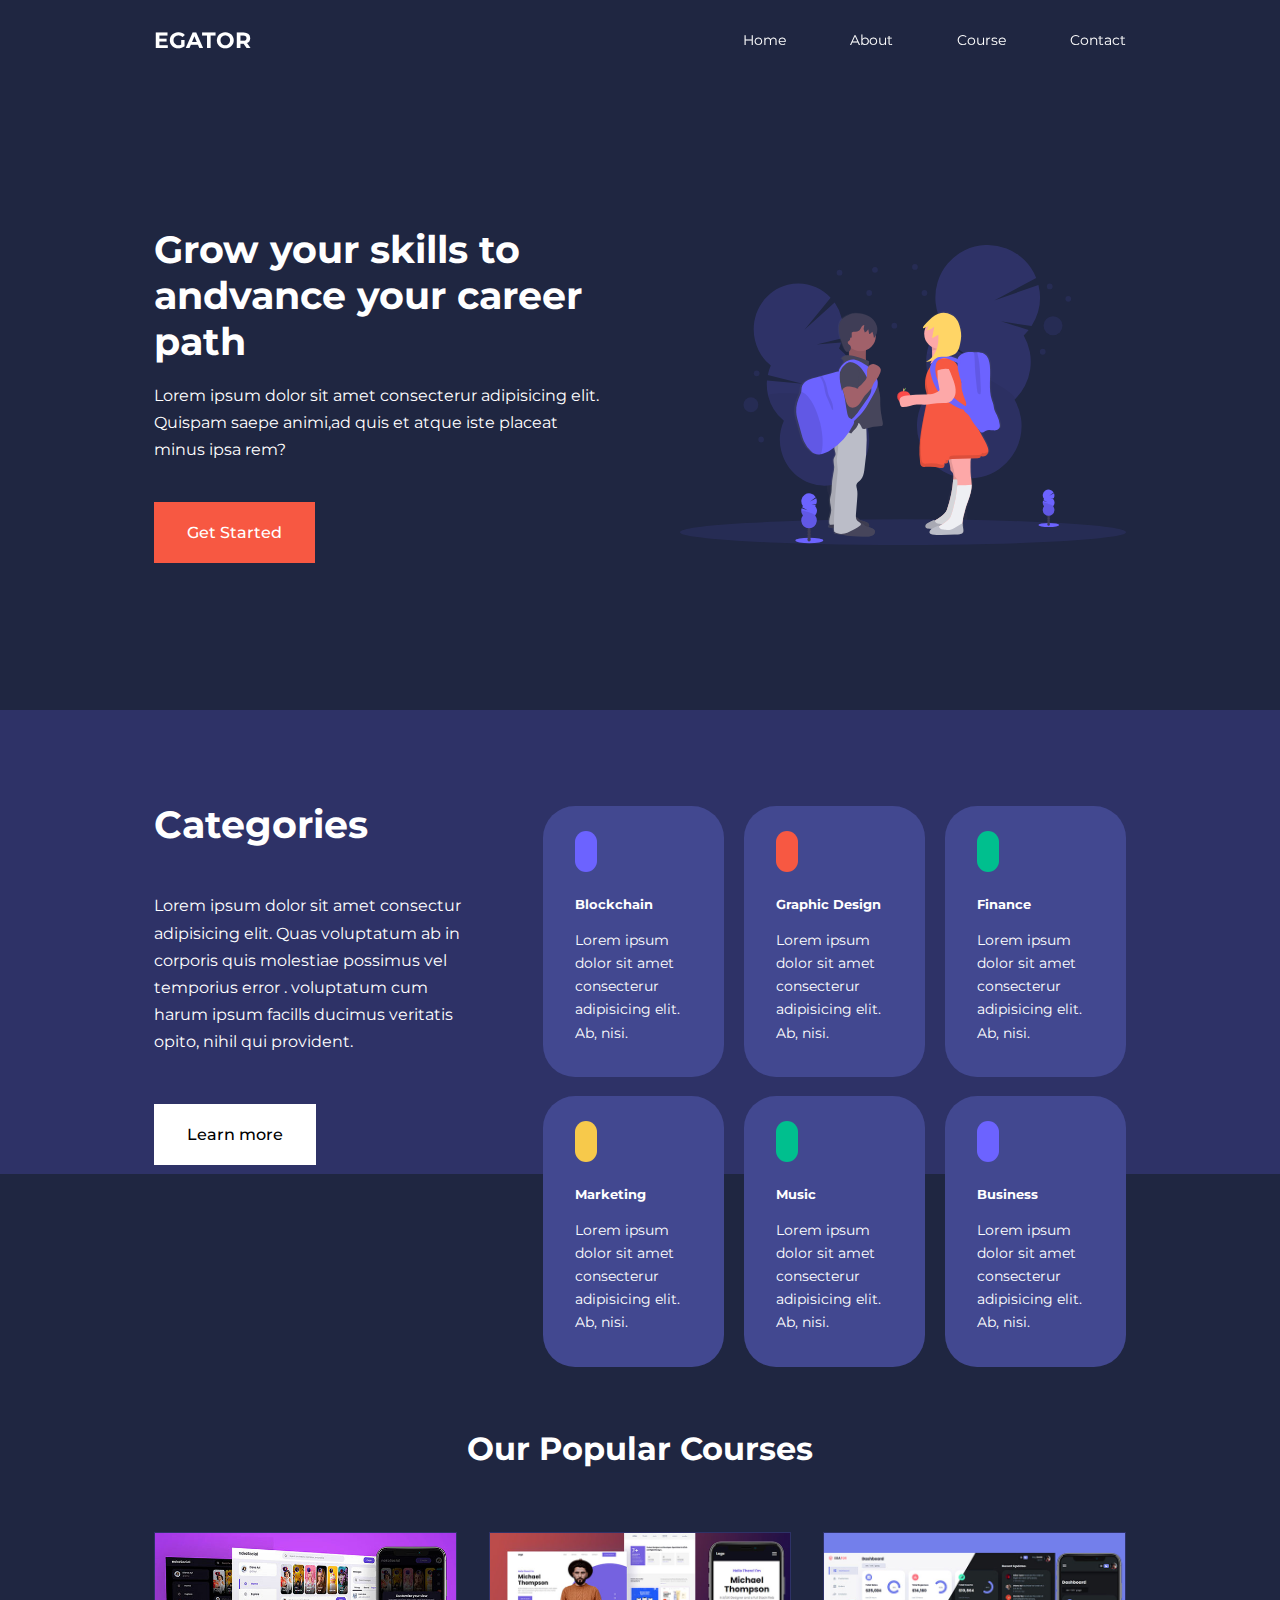
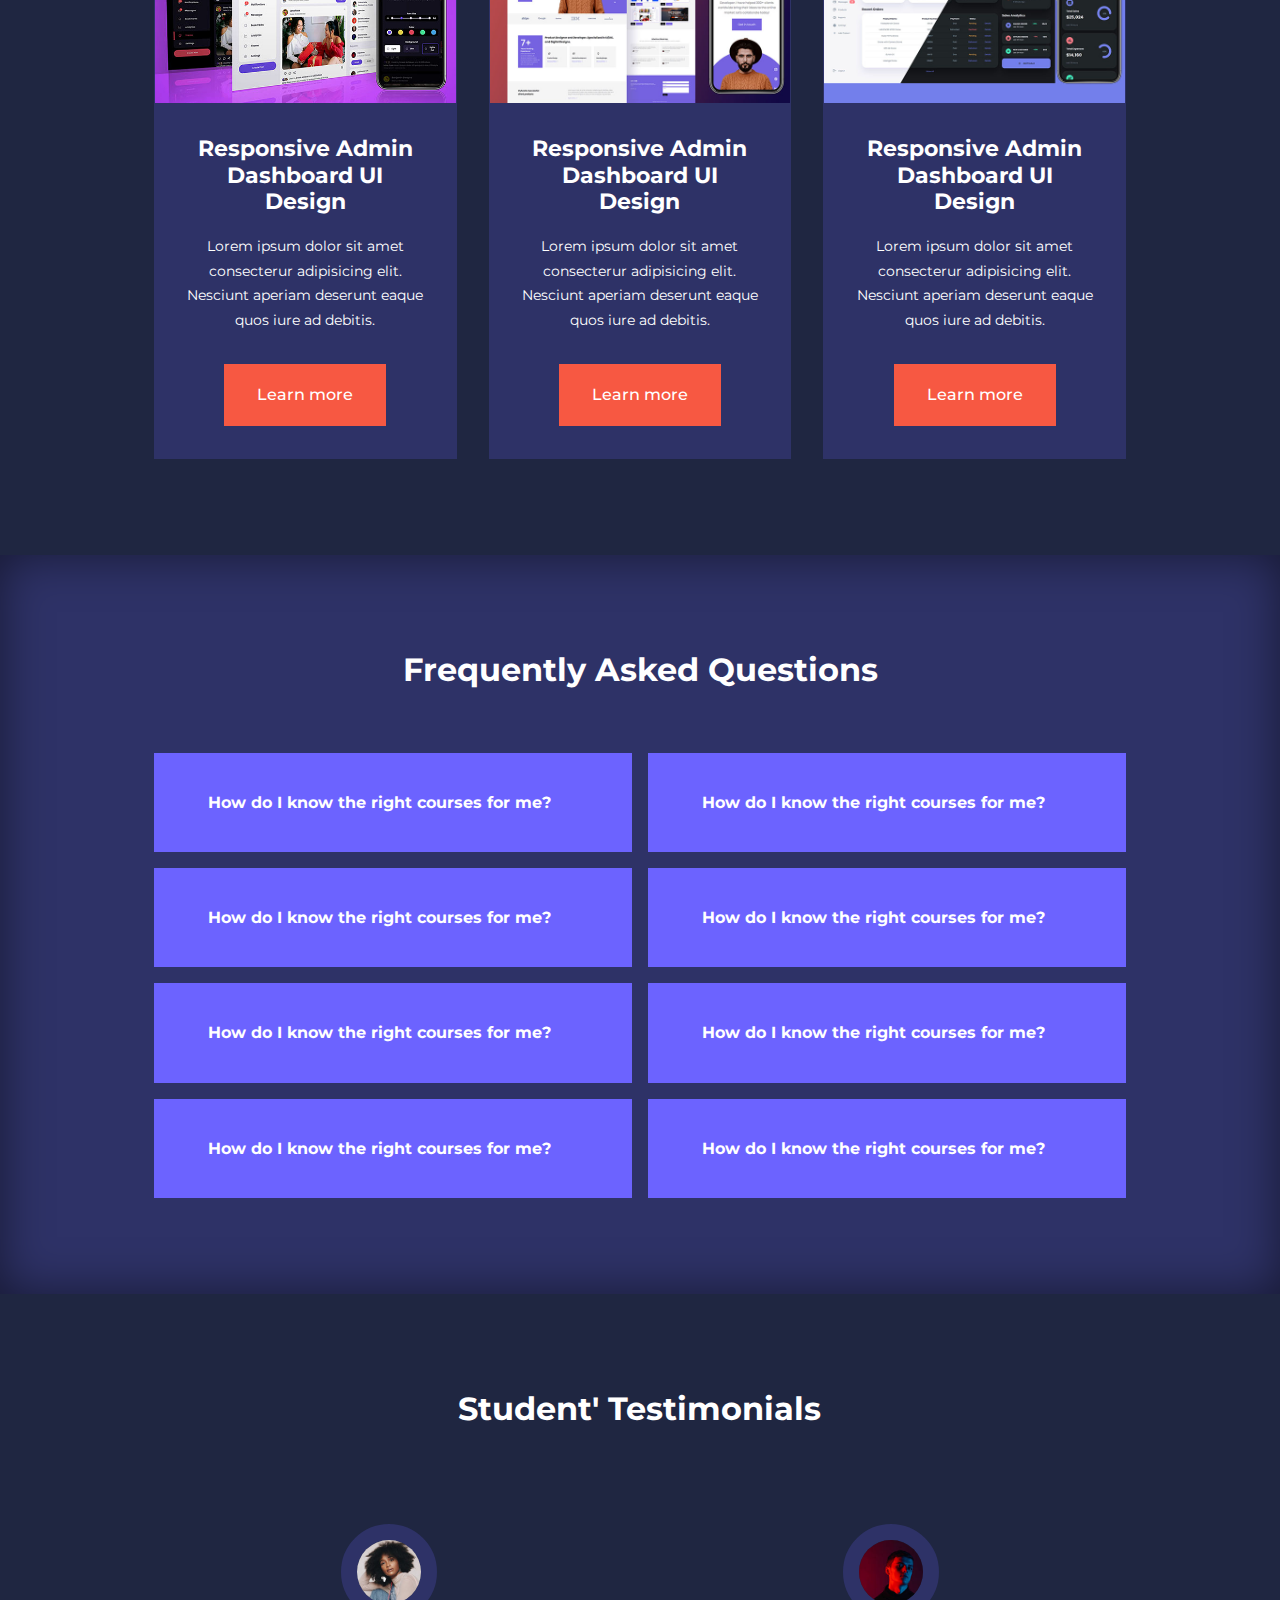
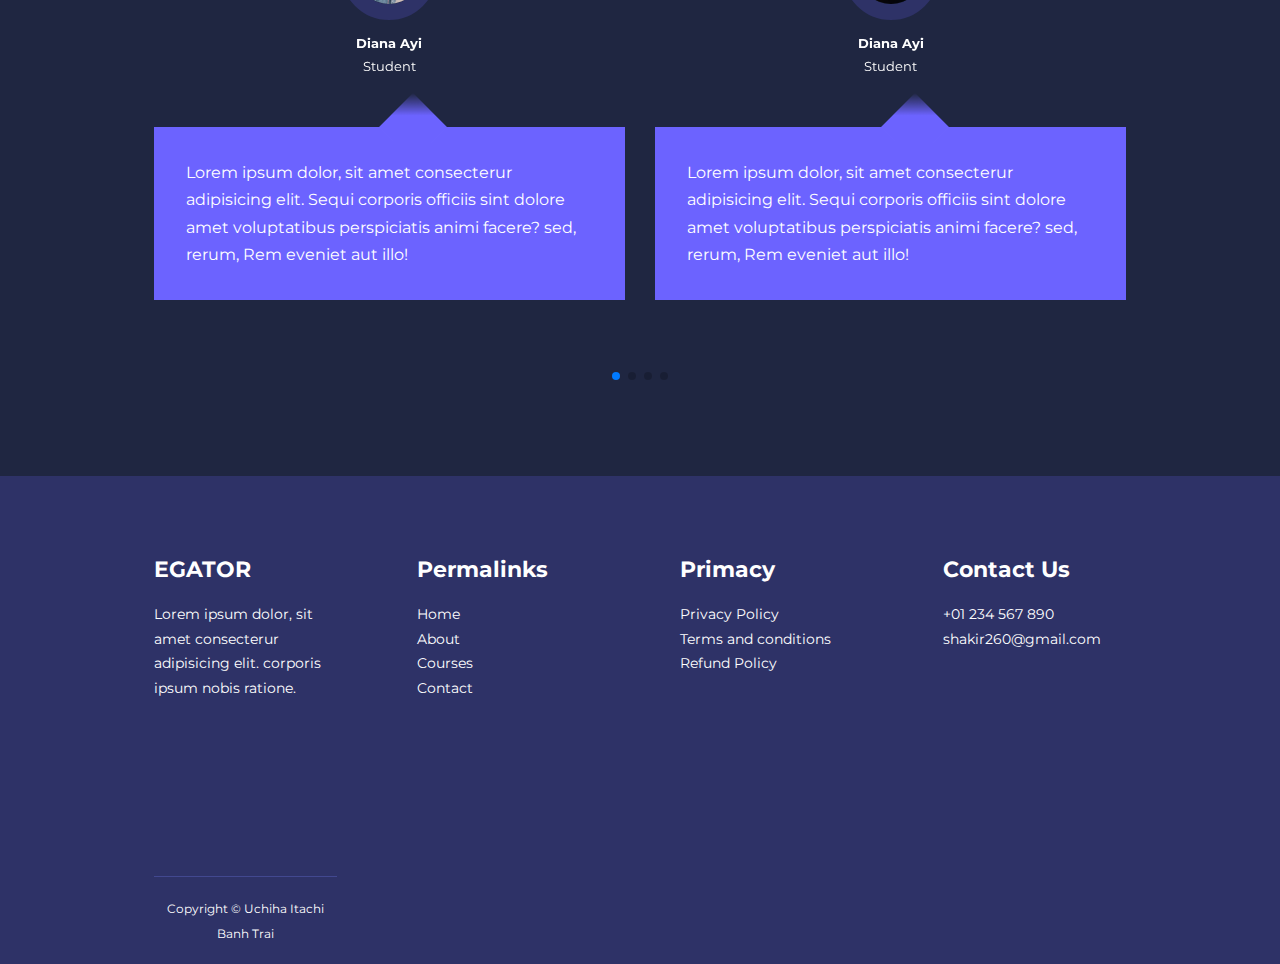
<file: responsive multipage/index.html>
<!DOCTYPE html>
<html lang="en">

<head>
    <meta charset="UTF-8">
    <meta http-equiv="X-UA-Compatible" content="IE=edge">
    <meta name="viewport" content="width=device-width, initial-scale=1.0">
    <title>Responsive Multipage</title>
    <link rel="stylesheet" href="./css/style.css">

    <!--iconscount-->
    <link rel="stylesheet" href="https://unicons.iconscout.com/release/v4.0.0/css/line.css">
    <!--Font Montserat-->
    <link rel="preconnect" href="https://fonts.googleapis.com">
    <link rel="preconnect" href="https://fonts.gstatic.com" crossorigin>
    <link
        href="https://fonts.googleapis.com/css2?family=Montserrat:wght@300;400;500;600;700;800&family=Poppins:wght@300;400;500;600;700&display=swap"
        rel="stylesheet">
    <!--Swiperjs-->
    <link rel="stylesheet" href="https://cdn.jsdelivr.net/npm/swiper@9/swiper-bundle.min.css"/>
</head>

<body>
    <nav>
        <div class="container nav__container">
            <a href="index.html">
                <h4>EGATOR</h4>
            </a>
            <ul class="nav__menu">
                <li><a href="index.html">Home</a></li>
                <li><a href="about.html">About</a></li>
                <li><a href="course.html">Course</a></li>
                <li><a href="contact.html">Contact</a></li>
            </ul>
            <button id="open-menu-btn"><i class="uil uil-bars"></i></button>
            <button id="close-menu-btn"><i class="uil uil-multiply"></i></button>
        </div>
    </nav>

    <!--End Of Navbar-->

    <header>
        <div class="container header__container">
            <div class="header__left">
                <h1>Grow your skills to andvance your career path</h1>
                <p>
                    Lorem ipsum dolor sit amet consecterur adipisicing
                    elit. Quispam saepe animi,ad quis et atque iste placeat minus
                    ipsa rem?
                </p>
                <a href="course.html" class="btn btn-primary">Get Started</a>
            </div>
            <div class="header__right">
                <div class="header__right-image">
                    <img src="./images/header.svg">
                </div>
            </div>
        </div>
    </header>
    <!---End Of Header-->



    <section class="categories">
        <div class="container categories__container">
            <div class="categories__left">
                <h1>Categories</h1>
                <p>
                    Lorem ipsum dolor sit amet consectur adipisicing elit. Quas voluptatum ab in corporis quis molestiae
                    possimus vel temporius error . voluptatum cum harum ipsum facills ducimus veritatis opito, nihil qui
                    provident.
                </p>
                <a href="#" class="btn">Learn more</a>
            </div>
            <!--End of Categories Left-->
            <div class="categories__right">
                <!--1-->
                <article class="category">
                    <span class="category__icon"><i class="uil uil-bitcoin-circle"></i></span>
                    <h5>Blockchain</h5>
                    <p>Lorem ipsum dolor sit amet consecterur adipisicing elit. Ab, nisi.</p>
                </article>
                <!--2-->
                <article class="category">
                    <span class="category__icon"><i class="uil uil-palette"></i></span>
                    <h5>Graphic Design</h5>
                    <p>Lorem ipsum dolor sit amet consecterur adipisicing elit. Ab, nisi.</p>
                </article>
                <!--3-->
                <article class="category">
                    <span class="category__icon"><i class="uil uil-usd-circle"></i></span>
                    <h5>Finance</h5>
                    <p>Lorem ipsum dolor sit amet consecterur adipisicing elit. Ab, nisi.</p>
                </article>
                <!--4-->
                <article class="category">
                    <span class="category__icon"><i class="uil uil-megaphone"></i></span>
                    <h5>Marketing</h5>
                    <p>Lorem ipsum dolor sit amet consecterur adipisicing elit. Ab, nisi.</p>
                </article>
                <!--5-->
                <article class="category">
                    <span class="category__icon"><i class="uil uil-music"></i></span>
                    <h5>Music</h5>
                    <p>Lorem ipsum dolor sit amet consecterur adipisicing elit. Ab, nisi.</p>
                </article>
                <!--6-->
                <article class="category">
                    <span class="category__icon"><i class="uil uil-puzzle-piece"></i></span>
                    <h5>Business</h5>
                    <p>Lorem ipsum dolor sit amet consecterur adipisicing elit. Ab, nisi.</p>
                </article>
            </div>
        </div>
    </section>



    <section class="courses">
        <h2>Our Popular Courses</h2>
        <div class="container courses__container">
            <!--1-->
            <article class="course">
                <div class="course__image">
                    <img src="./images/course1.jpg">
                </div>
                <div class="course__info">
                    <h4>Responsive Admin Dashboard UI Design</h4>
                    <p>Lorem ipsum dolor sit amet consecterur adipisicing elit. Nesciunt aperiam
                        deserunt eaque quos iure ad debitis.
                    </p>
                    <a href="course.html" class="btn btn-primary">Learn more</a>
                </div>
            </article>
            <!--2-->
            <article class="course">
                <div class="course__image">
                    <img src="./images/course2.jpg">
                </div>
                <div class="course__info">
                    <h4>Responsive Admin Dashboard UI Design</h4>
                    <p>Lorem ipsum dolor sit amet consecterur adipisicing elit. Nesciunt aperiam
                        deserunt eaque quos iure ad debitis.
                    </p>
                    <a href="course.html" class="btn btn-primary">Learn more</a>
                </div>
            </article>
            <!--3-->
            <article class="course">
                <div class="course__image">
                    <img src="./images/course3.jpg">
                </div>
                <div class="course__info">
                    <h4>Responsive Admin Dashboard UI Design</h4>
                    <p>Lorem ipsum dolor sit amet consecterur adipisicing elit. Nesciunt aperiam
                        deserunt eaque quos iure ad debitis.
                    </p>
                    <a href="course.html" class="btn btn-primary">Learn more</a>
                </div>
            </article>
        </div>
    </section>
    <!------------------------END COURSES--------------------------------------------->


    <section class="faqs">
        <h2>Frequently Asked Questions</h2>
        <div class="container faqs__container">
            <article class="faq">
                <div class="faq__icon">
                    <i class="uil uil-plus"></i>
                </div>
                <div class="question__answer">
                    <h4>How do I know the right courses for me?</h4>
                    <p>
                        Lorem ipsum dolor sit amet consecterur adipisicing elit. Velit laudantium quis qui similique
                        quidem at
                        voluptatum ex. Est dolorum minima dolor aut ut, accusantium vitae architectto aliquid nostrum
                        numquam
                        quibusdam.
                    </p>
                </div>
            </article>

            <article class="faq">
                <div class="faq__icon">
                    <i class="uil uil-plus"></i>
                </div>
                <div class="question__answer">
                    <h4>How do I know the right courses for me?</h4>
                    <p>
                        Lorem ipsum dolor sit amet consecterur adipisicing elit. Velit laudantium quis qui similique
                        quidem at
                        voluptatum ex. Est dolorum minima dolor aut ut, accusantium vitae architectto aliquid nostrum
                        numquam
                        quibusdam.
                    </p>
                </div>
            </article>

            <article class="faq">
                <div class="faq__icon">
                    <i class="uil uil-plus"></i>
                </div>
                <div class="question__answer">
                    <h4>How do I know the right courses for me?</h4>
                    <p>
                        Lorem ipsum dolor sit amet consecterur adipisicing elit. Velit laudantium quis qui similique
                        quidem at
                        voluptatum ex. Est dolorum minima dolor aut ut, accusantium vitae architectto aliquid nostrum
                        numquam
                        quibusdam.
                    </p>
                </div>
            </article>

            <article class="faq">
                <div class="faq__icon">
                    <i class="uil uil-plus"></i>
                </div>
                <div class="question__answer">
                    <h4>How do I know the right courses for me?</h4>
                    <p>
                        Lorem ipsum dolor sit amet consecterur adipisicing elit. Velit laudantium quis qui similique
                        quidem at
                        voluptatum ex. Est dolorum minima dolor aut ut, accusantium vitae architectto aliquid nostrum
                        numquam
                        quibusdam.
                    </p>
                </div>
            </article>

            <article class="faq">
                <div class="faq__icon">
                    <i class="uil uil-plus"></i>
                </div>
                <div class="question__answer">
                    <h4>How do I know the right courses for me?</h4>
                    <p>
                        Lorem ipsum dolor sit amet consecterur adipisicing elit. Velit laudantium quis qui similique
                        quidem at
                        voluptatum ex. Est dolorum minima dolor aut ut, accusantium vitae architectto aliquid nostrum
                        numquam
                        quibusdam.
                    </p>
                </div>
            </article>

            <article class="faq">
                <div class="faq__icon">
                    <i class="uil uil-plus"></i>
                </div>
                <div class="question__answer">
                    <h4>How do I know the right courses for me?</h4>
                    <p>
                        Lorem ipsum dolor sit amet consecterur adipisicing elit. Velit laudantium quis qui similique
                        quidem at
                        voluptatum ex. Est dolorum minima dolor aut ut, accusantium vitae architectto aliquid nostrum
                        numquam
                        quibusdam.
                    </p>
                </div>
            </article>

            <article class="faq">
                <div class="faq__icon">
                    <i class="uil uil-plus"></i>
                </div>
                <div class="question__answer">
                    <h4>How do I know the right courses for me?</h4>
                    <p>
                        Lorem ipsum dolor sit amet consecterur adipisicing elit. Velit laudantium quis qui similique
                        quidem at
                        voluptatum ex. Est dolorum minima dolor aut ut, accusantium vitae architectto aliquid nostrum
                        numquam
                        quibusdam.
                    </p>
                </div>
            </article>

            <article class="faq">
                <div class="faq__icon">
                    <i class="uil uil-plus"></i>
                </div>
                <div class="question__answer">
                    <h4>How do I know the right courses for me?</h4>
                    <p>
                        Lorem ipsum dolor sit amet consecterur adipisicing elit. Velit laudantium quis qui similique
                        quidem at
                        voluptatum ex. Est dolorum minima dolor aut ut, accusantium vitae architectto aliquid nostrum
                        numquam
                        quibusdam.
                    </p>
                </div>
            </article>
        </div>
    </section>

    <!---End Faqs-->



    <section class="container testimonials__container mySwiper">
        <h2>Student' Testimonials</h2>
        <div class="swiper-wrapper">
            <article class="testimonial swiper-slide">
                <div class="avatar">
                    <img src="./images/avatar1.jpg">
                </div>
                <div class="testimonial__info">
                    <h5>Diana Ayi</h5>
                    <small>Student</small>
                </div>
                <div class="testimonial__body">
                    <p>
                        Lorem ipsum dolor, sit amet consecterur adipisicing elit. Sequi corporis officiis sint dolore
                        amet
                        voluptatibus perspiciatis animi facere? sed, rerum, Rem eveniet aut illo!
                    </p>
                </div>
            </article>

            <!--2-->
            <article class="testimonial swiper-slide">
                <div class="avatar">
                    <img src="./images/avatar2.jpg">
                </div>
                <div class="testimonial__info">
                    <h5>Diana Ayi</h5>
                    <small>Student</small>
                </div>
                <div class="testimonial__body">
                    <p>
                        Lorem ipsum dolor, sit amet consecterur adipisicing elit. Sequi corporis officiis sint dolore
                        amet
                        voluptatibus perspiciatis animi facere? sed, rerum, Rem eveniet aut illo!
                    </p>
                </div>
            </article>

            <!--3-->
            <article class="testimonial swiper-slide">
                <div class="avatar">
                    <img src="./images/avatar3.jpg">
                </div>
                <div class="testimonial__info">
                    <h5>Diana Ayi</h5>
                    <small>Student</small>
                </div>
                <div class="testimonial__body">
                    <p>
                        Lorem ipsum dolor, sit amet consecterur adipisicing elit. Sequi corporis officiis sint dolore
                        amet
                        voluptatibus perspiciatis animi facere? sed, rerum, Rem eveniet aut illo!
                    </p>
                </div>
            </article>

            <!--4-->
            <article class="testimonial swiper-slide">
                <div class="avatar">
                    <img src="./images/avatar4.jpg">
                </div>
                <div class="testimonial__info">
                    <h5>Diana Ayi</h5>
                    <small>Student</small>
                </div>
                <div class="testimonial__body">
                    <p>
                        Lorem ipsum dolor, sit amet consecterur adipisicing elit. Sequi corporis officiis sint dolore
                        amet
                        voluptatibus perspiciatis animi facere? sed, rerum, Rem eveniet aut illo!
                    </p>
                </div>
            </article>

            <!--5-->
            <article class="testimonial swiper-slide">
                <div class="avatar">
                    <img src="./images/avatar6.jpg">
                </div>
                <div class="testimonial__info">
                    <h5>Diana Ayi</h5>
                    <small>Student</small>
                </div>
                <div class="testimonial__body">
                    <p>
                        Lorem ipsum dolor, sit amet consecterur adipisicing elit. Sequi corporis officiis sint dolore
                        amet
                        voluptatibus perspiciatis animi facere? sed, rerum, Rem eveniet aut illo!
                    </p>
                </div>
            </article>
        </div>
        <div class="swiper-pagination"></div>
    </section>
    <!---------End Avatar--------->

        <footer class="footer">
            <div class="container footer__container">
                <div class="footer__1">
                    <a href="index.html" class="footer__logo"><h4>EGATOR</h4></a>
                    <p>
                        Lorem ipsum dolor, sit amet consecterur adipisicing elit. corporis ipsum nobis ratione.
                    </p>
                </div>

                <div class="footer__2">
                    <h4>Permalinks</h4>
                    <ul class="permalinks">
                        <li><a href="index.html">Home</a></li>
                        <li><a href="about.html">About</a></li>
                        <li><a href="course.html">Courses</a></li>
                        <li><a href="contact.html">Contact</a></li>
                    </ul>
                </div>

                <div class="footer__3">
                    <h4>Primacy</h4>
                    <ul class="Primacy">
                        <li><a href="#">Privacy Policy</a></li>
                        <li><a href="#">Terms and conditions</a></li>
                        <li><a href="#">Refund Policy</a></li>
                    </ul>
                </div>

                <div class="footer__4">
                    <h4>Contact Us</h4>
                    <div>
                        <p>+01 234 567 890</p>
                        <p>shakir260@gmail.com</p>
                    </div>

                    <ul class="footer__socials">
                        <li><a href="#"><i class="uil uil-facebook-f"></i></a></li>
                        <li><a href="#"><i class="uil uil-instagram-alt"></i></a></li>
                        <li><a href="#"><i class="uil uil-twitter"></i></a></li>
                        <li><a href="#"><i class="uil uil-linkedin-alt"></i></a></li>
                    </ul>
                </div>

                <div class="footer__copyright">
                    <small>Copyright &copy; Uchiha Itachi Banh Trai</small>
                </div>
            </div>
        </footer>


    <script src="https://cdn.jsdelivr.net/npm/swiper@9/swiper-bundle.min.js"></script>
    <script src="./main.js"></script>

    <script>
        var swiper = new Swiper(".mySwiper", {
          slidesPerView: 1,
          spaceBetween: 30,
          pagination: {
            el: ".swiper-pagination",
            clickable: true,
          },

          //when window width=>600px
          breakpoints: {
            600: {
                slidesPerView: 2,
            }
          }
        });
    </script>
</body>

</html>
</file>
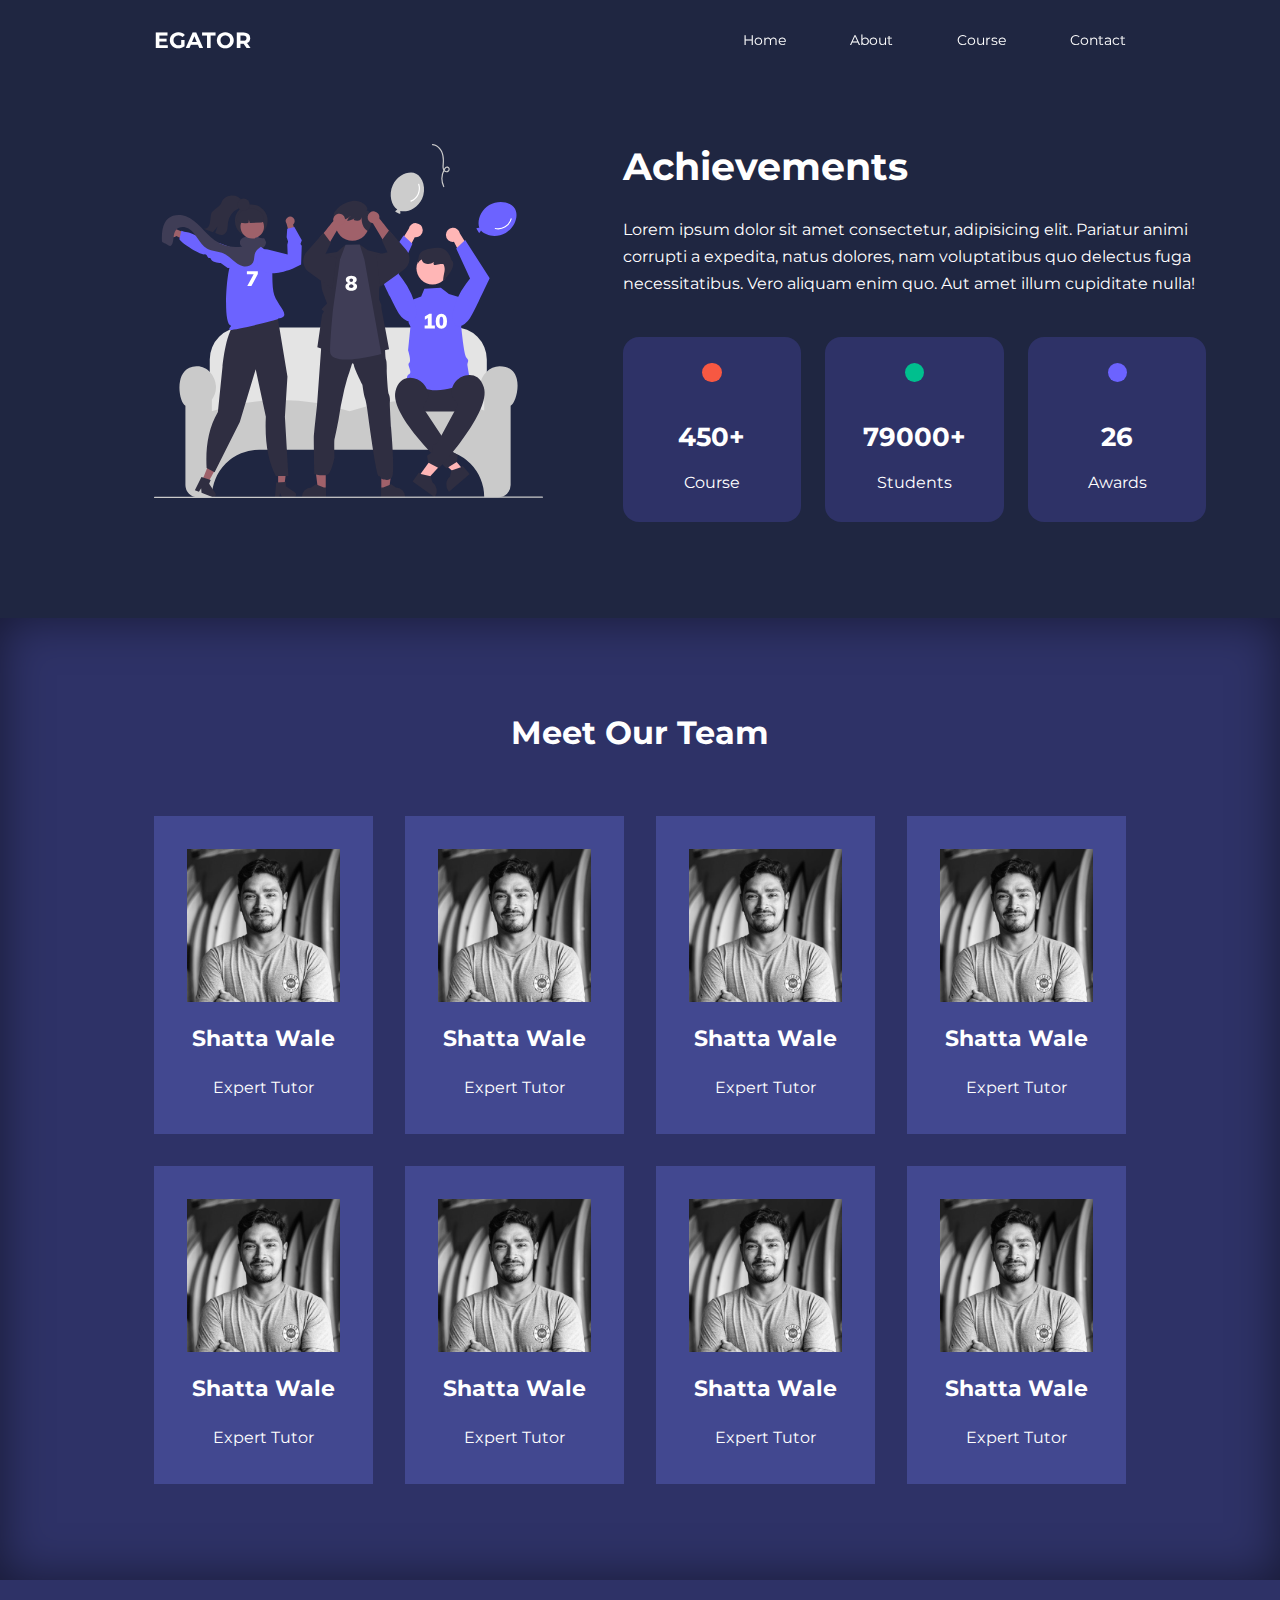
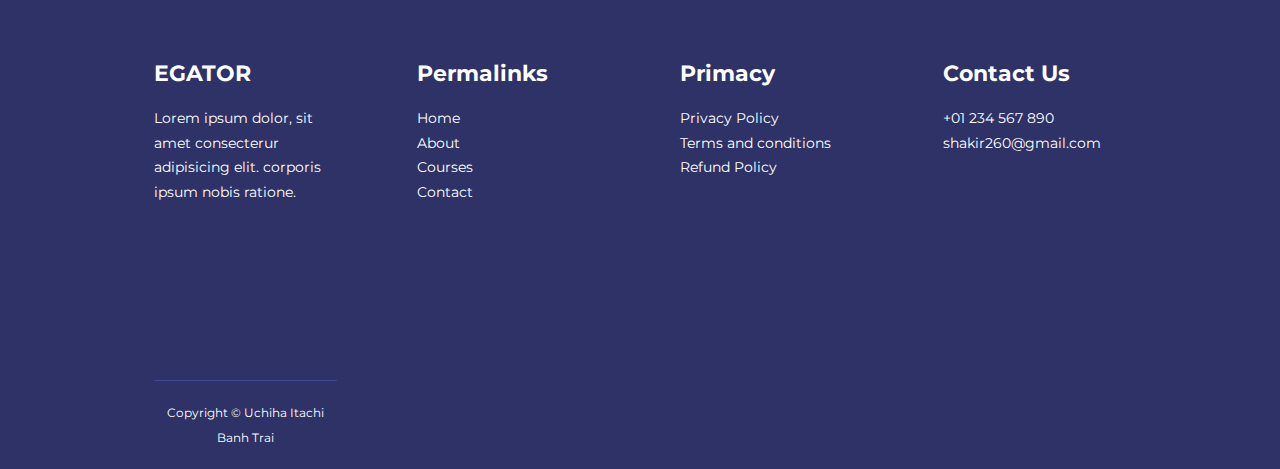
<file: responsive multipage/about.html>
<!DOCTYPE html>
<html lang="en">

<head>
    <meta charset="UTF-8">
    <meta http-equiv="X-UA-Compatible" content="IE=edge">
    <meta name="viewport" content="width=device-width, initial-scale=1.0">
    <title>Responsive Multipage</title>
    <link rel="stylesheet" href="./css/style.css">
    <link rel="stylesheet" href="./css/about.css">

    <!--iconscount-->
    <link rel="stylesheet" href="https://unicons.iconscout.com/release/v4.0.0/css/line.css">
    <!--Font Montserat-->
    <link rel="preconnect" href="https://fonts.googleapis.com">
    <link rel="preconnect" href="https://fonts.gstatic.com" crossorigin>
    <link
        href="https://fonts.googleapis.com/css2?family=Montserrat:wght@300;400;500;600;700;800&family=Poppins:wght@300;400;500;600;700&display=swap"
        rel="stylesheet">
</head>

<body>
    <nav>
        <div class="container nav__container">
            <a href="index.html">
                <h4>EGATOR</h4>
            </a>
            <ul class="nav__menu">
                <li><a href="index.html">Home</a></li>
                <li><a href="about.html">About</a></li>
                <li><a href="course.html">Course</a></li>
                <li><a href="contact.html">Contact</a></li>
            </ul>
            <button id="open-menu-btn"><i class="uil uil-bars"></i></button>
            <button id="close-menu-btn"><i class="uil uil-multiply"></i></button>
        </div>
    </nav>







    <section class="about__achievements">
        <div class="container about__achievements-container">
            <div class="about__achievements-left">
                <img src="./images/about achievements.svg">
            </div>
            <div class="about__achievements-right">
                <h1>Achievements</h1>
                <p>Lorem ipsum dolor sit amet consectetur, adipisicing elit. Pariatur animi corrupti a expedita, natus
                    dolores, nam voluptatibus quo delectus fuga necessitatibus. Vero aliquam enim quo. Aut amet illum
                    cupiditate nulla!</p>
                    <div class="achievements__cards">
                        <article class="achievement__card">
                            <span class="achievement__icon">
                                <i class="uil uil-video"></i>
                            </span>
                            <h3>450+</h3>
                            <p>Course</p>
                        </article>

                        <article class="achievement__card">
                            <span class="achievement__icon">
                                <i class="uil uil-users-alt"></i>
                            </span>
                            <h3>79000+</h3>
                            <p>Students</p>
                        </article>

                        <article class="achievement__card">
                            <span class="achievement__icon">
                                <i class="uil uil-trophy"></i>
                            </span>
                            <h3>26</h3>
                            <p>Awards</p>
                        </article>
                    </div>
            </div>
        </div>
    </section>  




    <section class="team">
        <h2>Meet Our Team</h2>
        <div class="container team__container">
            <article class="team__member">
                <div class="team__member-image">
                    <img src="./images/tm1.jpg">
                </div>
                <div class="team__member-info">
                    <h4>Shatta Wale</h4>
                    <p>Expert Tutor</p>
                </div>
                <div class="team__member-socials">
                    <a href="http://instagram.com" target="_blank"><i class="uil uil-instagram"></i></a>
                    <a href="http://linkedin.com" target="_blank"><i class="uil uil-linkedin-alt"></i></a>
                    <a href="http://twitter.com" target="_blank"><i class="uil uil-twitter-alt"></i></a>
                </div>
            </article>

            <article class="team__member">
                <div class="team__member-image">
                    <img src="./images/tm1.jpg">
                </div>
                <div class="team__member-info">
                    <h4>Shatta Wale</h4>
                    <p>Expert Tutor</p>
                </div>
                <div class="team__member-socials">
                    <a href="http://instagram.com" target="_blank"><i class="uil uil-instagram"></i></a>
                    <a href="http://linkedin.com" target="_blank"><i class="uil uil-linkedin-alt"></i></a>
                    <a href="http://twitter.com" target="_blank"><i class="uil uil-twitter-alt"></i></a>
                </div>
            </article>

            <article class="team__member">
                <div class="team__member-image">
                    <img src="./images/tm1.jpg">
                </div>
                <div class="team__member-info">
                    <h4>Shatta Wale</h4>
                    <p>Expert Tutor</p>
                </div>
                <div class="team__member-socials">
                    <a href="http://instagram.com" target="_blank"><i class="uil uil-instagram"></i></a>
                    <a href="http://linkedin.com" target="_blank"><i class="uil uil-linkedin-alt"></i></a>
                    <a href="http://twitter.com" target="_blank"><i class="uil uil-twitter-alt"></i></a>
                </div>
            </article>

            <article class="team__member">
                <div class="team__member-image">
                    <img src="./images/tm1.jpg">
                </div>
                <div class="team__member-info">
                    <h4>Shatta Wale</h4>
                    <p>Expert Tutor</p>
                </div>
                <div class="team__member-socials">
                    <a href="http://instagram.com" target="_blank"><i class="uil uil-instagram"></i></a>
                    <a href="http://linkedin.com" target="_blank"><i class="uil uil-linkedin-alt"></i></a>
                    <a href="http://twitter.com" target="_blank"><i class="uil uil-twitter-alt"></i></a>
                </div>
            </article>

            <article class="team__member">
                <div class="team__member-image">
                    <img src="./images/tm1.jpg">
                </div>
                <div class="team__member-info">
                    <h4>Shatta Wale</h4>
                    <p>Expert Tutor</p>
                </div>
                <div class="team__member-socials">
                    <a href="http://instagram.com" target="_blank"><i class="uil uil-instagram"></i></a>
                    <a href="http://linkedin.com" target="_blank"><i class="uil uil-linkedin-alt"></i></a>
                    <a href="http://twitter.com" target="_blank"><i class="uil uil-twitter-alt"></i></a>
                </div>
            </article>

            <article class="team__member">
                <div class="team__member-image">
                    <img src="./images/tm1.jpg">
                </div>
                <div class="team__member-info">
                    <h4>Shatta Wale</h4>
                    <p>Expert Tutor</p>
                </div>
                <div class="team__member-socials">
                    <a href="http://instagram.com" target="_blank"><i class="uil uil-instagram"></i></a>
                    <a href="http://linkedin.com" target="_blank"><i class="uil uil-linkedin-alt"></i></a>
                    <a href="http://twitter.com" target="_blank"><i class="uil uil-twitter-alt"></i></a>
                </div>
            </article>

            <article class="team__member">
                <div class="team__member-image">
                    <img src="./images/tm1.jpg">
                </div>
                <div class="team__member-info">
                    <h4>Shatta Wale</h4>
                    <p>Expert Tutor</p>
                </div>
                <div class="team__member-socials">
                    <a href="http://instagram.com" target="_blank"><i class="uil uil-instagram"></i></a>
                    <a href="http://linkedin.com" target="_blank"><i class="uil uil-linkedin-alt"></i></a>
                    <a href="http://twitter.com" target="_blank"><i class="uil uil-twitter-alt"></i></a>
                </div>
            </article>

            <article class="team__member">
                <div class="team__member-image">
                    <img src="./images/tm1.jpg">
                </div>
                <div class="team__member-info">
                    <h4>Shatta Wale</h4>
                    <p>Expert Tutor</p>
                </div>
                <div class="team__member-socials">
                    <a href="http://instagram.com" target="_blank"><i class="uil uil-instagram"></i></a>
                    <a href="http://linkedin.com" target="_blank"><i class="uil uil-linkedin-alt"></i></a>
                    <a href="http://twitter.com" target="_blank"><i class="uil uil-twit ter-alt"></i></a>
                </div>
            </article>
        </div>
    </section>






    <footer class="footer">
        <div class="container footer__container">
            <div class="footer__1">
                <a href="index.html" class="footer__logo">
                    <h4>EGATOR</h4>
                </a>
                <p>
                    Lorem ipsum dolor, sit amet consecterur adipisicing elit. corporis ipsum nobis ratione.
                </p>
            </div>

            <div class="footer__2">
                <h4>Permalinks</h4>
                <ul class="permalinks">
                    <li><a href="index.html">Home</a></li>
                    <li><a href="about.html">About</a></li>
                    <li><a href="course.html">Courses</a></li>
                    <li><a href="contact.html">Contact</a></li>
                </ul>
            </div>

            <div class="footer__3">
                <h4>Primacy</h4>
                <ul class="Primacy">
                    <li><a href="#">Privacy Policy</a></li>
                    <li><a href="#">Terms and conditions</a></li>
                    <li><a href="#">Refund Policy</a></li>
                </ul>
            </div>

            <div class="footer__4">
                <h4>Contact Us</h4>
                <div>
                    <p>+01 234 567 890</p>
                    <p>shakir260@gmail.com</p>
                </div>

                <ul class="footer__socials">
                    <li><a href="#"><i class="uil uil-facebook-f"></i></a></li>
                    <li><a href="#"><i class="uil uil-instagram-alt"></i></a></li>
                    <li><a href="#"><i class="uil uil-twitter"></i></a></li>
                    <li><a href="#"><i class="uil uil-linkedin-alt"></i></a></li>
                </ul>
            </div>

            <div class="footer__copyright">
                <small>Copyright &copy; Uchiha Itachi Banh Trai</small>
            </div>
        </div>
    </footer>

    <script src="./main.js"></script>

</body>

</html>
</file>
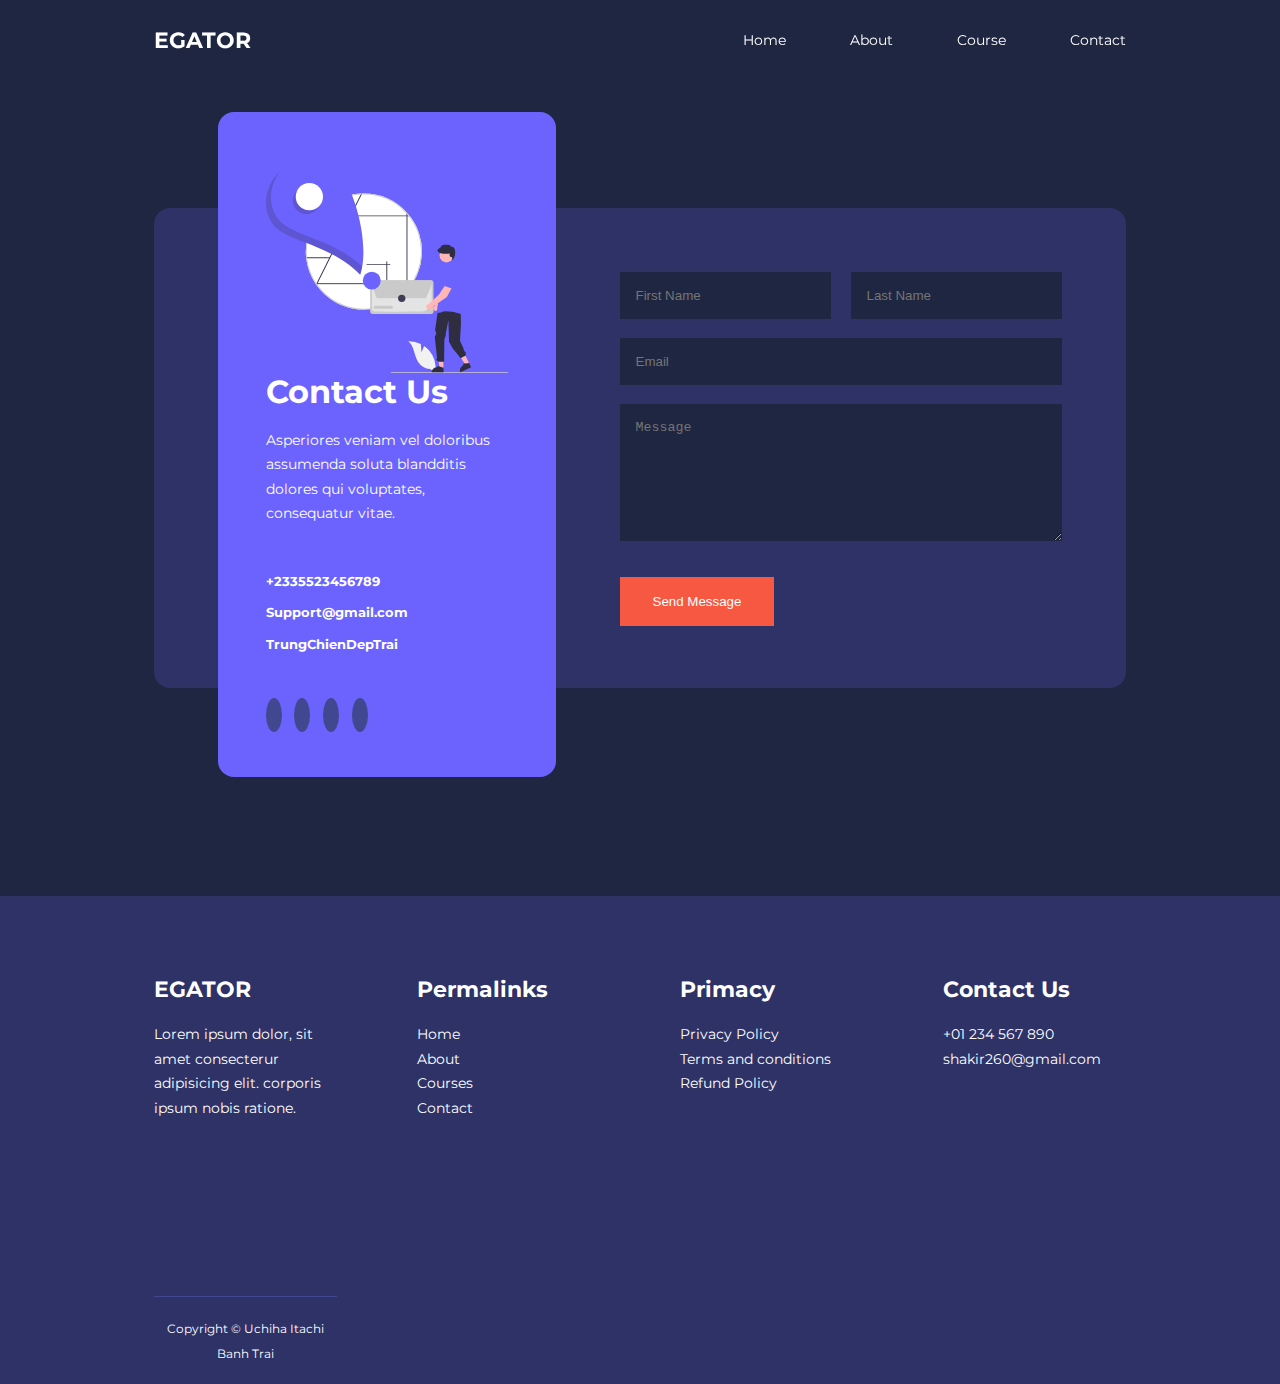
<file: responsive multipage/contact.html>
<!DOCTYPE html>
<html lang="en">

<head>
    <meta charset="UTF-8">
    <meta http-equiv="X-UA-Compatible" content="IE=edge">
    <meta name="viewport" content="width=device-width, initial-scale=1.0">
    <title>Responsive Multipage</title>
    <link rel="stylesheet" href="./css/style.css">
    <link rel="stylesheet" href="./css/contact.css">

    <!--iconscount-->
    <link rel="stylesheet" href="https://unicons.iconscout.com/release/v4.0.0/css/line.css">
    <!--Font Montserat-->
    <link rel="preconnect" href="https://fonts.googleapis.com">
    <link rel="preconnect" href="https://fonts.gstatic.com" crossorigin>
    <link
        href="https://fonts.googleapis.com/css2?family=Montserrat:wght@300;400;500;600;700;800&family=Poppins:wght@300;400;500;600;700&display=swap"
        rel="stylesheet">
    <!--Swiperjs-->
    <link rel="stylesheet" href="https://cdn.jsdelivr.net/npm/swiper@9/swiper-bundle.min.css"/>
</head>

<body>
    <nav>
        <div class="container nav__container">
            <a href="index.html">
                <h4>EGATOR</h4>
            </a>
            <ul class="nav__menu">
                <li><a href="index.html">Home</a></li>
                <li><a href="about.html">About</a></li>
                <li><a href="course.html">Course</a></li>
                <li><a href="contact.html">Contact</a></li>
            </ul>
            <button id="open-menu-btn"><i class="uil uil-bars"></i></button>
            <button id="close-menu-btn"><i class="uil uil-multiply"></i></button>
        </div>
    </nav>











    <section class="contact">
        <div class="container contact__container">
            <aside class="contact__aside">
                <div class="aside__image">
                    <img src="./images/contact.svg">
                </div>
                <h2>Contact Us</h2>
                <p>Asperiores veniam vel doloribus assumenda soluta
                    blandditis dolores qui voluptates, consequatur vitae.
                </p>
                <ul class="contact__details">
                    <li><i class="uil uil-phone-items"></i></li>
                    <h5>+2335523456789</h5>
                    <li><i class="uil uil-envelope"></i></li>
                    <h5>Support@gmail.com</h5>
                    <li><i class="uil uil-location-point"></i></li>
                    <h5>TrungChienDepTrai</h5>
                </ul>
                <ul class="contact__socials">
                    <li><a href="http://facebook.com"><i class="uil uil-facebook-f"></i></a></li>
                    <li><a href="http://instagram.com"><i class="uil uil-instagram"></i></a></li>
                    <li><a href="http://twitter.com"><i class="uil uil-twitter"></i></a></li>
                    <li><a href="http://linkedin.com"><i class="uil uil-linkedin-alt"></i></a></li>
                </ul>
            </aside>        

            <form class="contact__form">
                <div class="form__name">
                    <input type="text" name="First Name" placeholder="First Name" required>
                    <input type="text" name="Last Name" placeholder="Last Name" required>
                </div>
                <input type="email" name="Email Address" placeholder="Email" required>
                <textarea name="Message" rows="7" placeholder="Message" required></textarea>
                <button type="submit" class="btn btn-primary">Send Message</button>
            </form>
        </div>
    </section>





    




    
    <footer class="footer">
        <div class="container footer__container">
            <div class="footer__1">
                <a href="index.html" class="footer__logo"><h4>EGATOR</h4></a>
                <p>
                    Lorem ipsum dolor, sit amet consecterur adipisicing elit. corporis ipsum nobis ratione.
                </p>
            </div>

            <div class="footer__2">
                <h4>Permalinks</h4>
                <ul class="permalinks">
                    <li><a href="index.html">Home</a></li>
                    <li><a href="about.html">About</a></li>
                    <li><a href="course.html">Courses</a></li>
                    <li><a href="contact.html">Contact</a></li>
                </ul>
            </div>

            <div class="footer__3">
                <h4>Primacy</h4>
                <ul class="Primacy">
                    <li><a href="#">Privacy Policy</a></li>
                    <li><a href="#">Terms and conditions</a></li>
                    <li><a href="#">Refund Policy</a></li>
                </ul>
            </div>

            <div class="footer__4">
                <h4>Contact Us</h4>
                <div>
                    <p>+01 234 567 890</p>
                    <p>shakir260@gmail.com</p>
                </div>

                <ul class="footer__socials">
                    <li><a href="#"><i class="uil uil-facebook-f"></i></a></li>
                    <li><a href="#"><i class="uil uil-instagram-alt"></i></a></li>
                    <li><a href="#"><i class="uil uil-twitter"></i></a></li>
                    <li><a href="#"><i class="uil uil-linkedin-alt"></i></a></li>
                </ul>
            </div>

            <div class="footer__copyright">
                <small>Copyright &copy; Uchiha Itachi Banh Trai</small>
            </div>
        </div>
    </footer>


<script src="https://cdn.jsdelivr.net/npm/swiper@9/swiper-bundle.min.js"></script>
<script src="./main.js"></script>

<script>
    var swiper = new Swiper(".mySwiper", {
      slidesPerView: 1,
      spaceBetween: 30,
      pagination: {
        el: ".swiper-pagination",
        clickable: true,
      },

      //when window width=>600px
      breakpoints: {
        600: {
            slidesPerView: 2,
        }
      }
    });
</script>
</body>

</html>
</file>
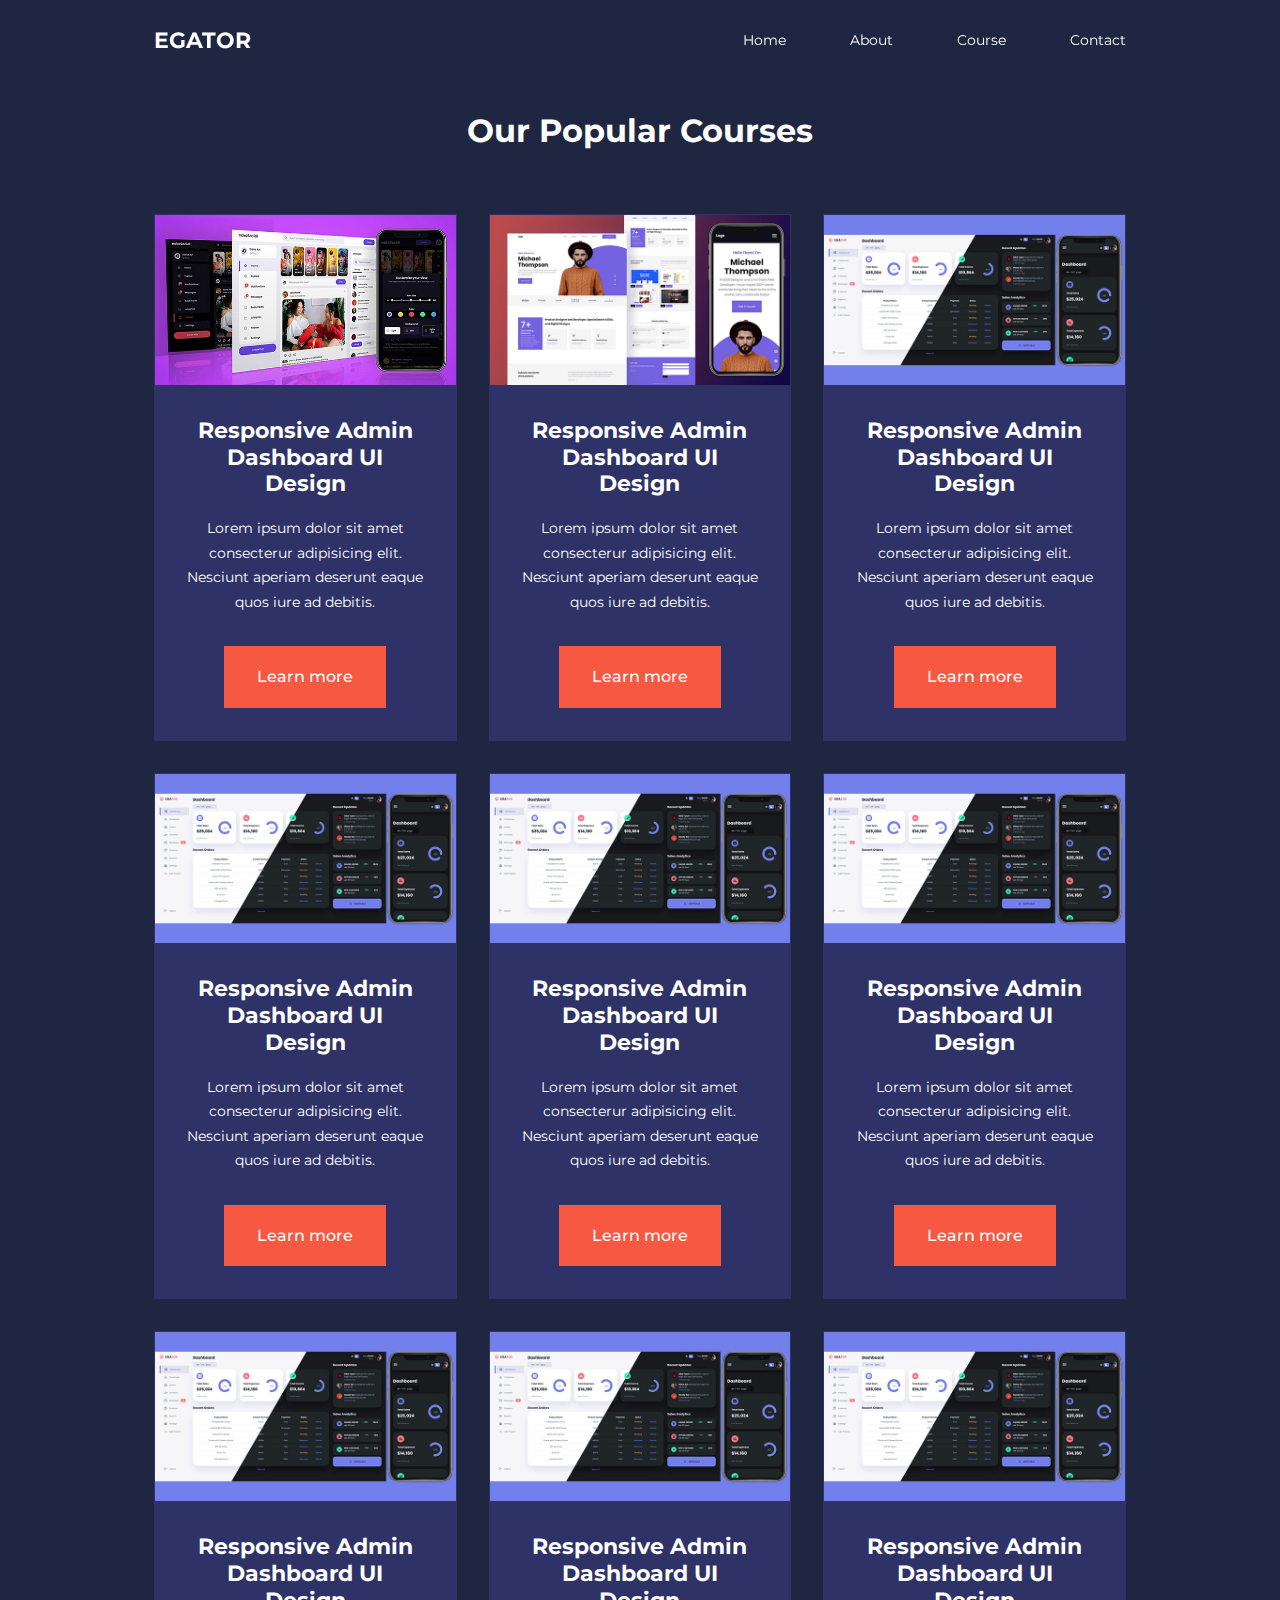
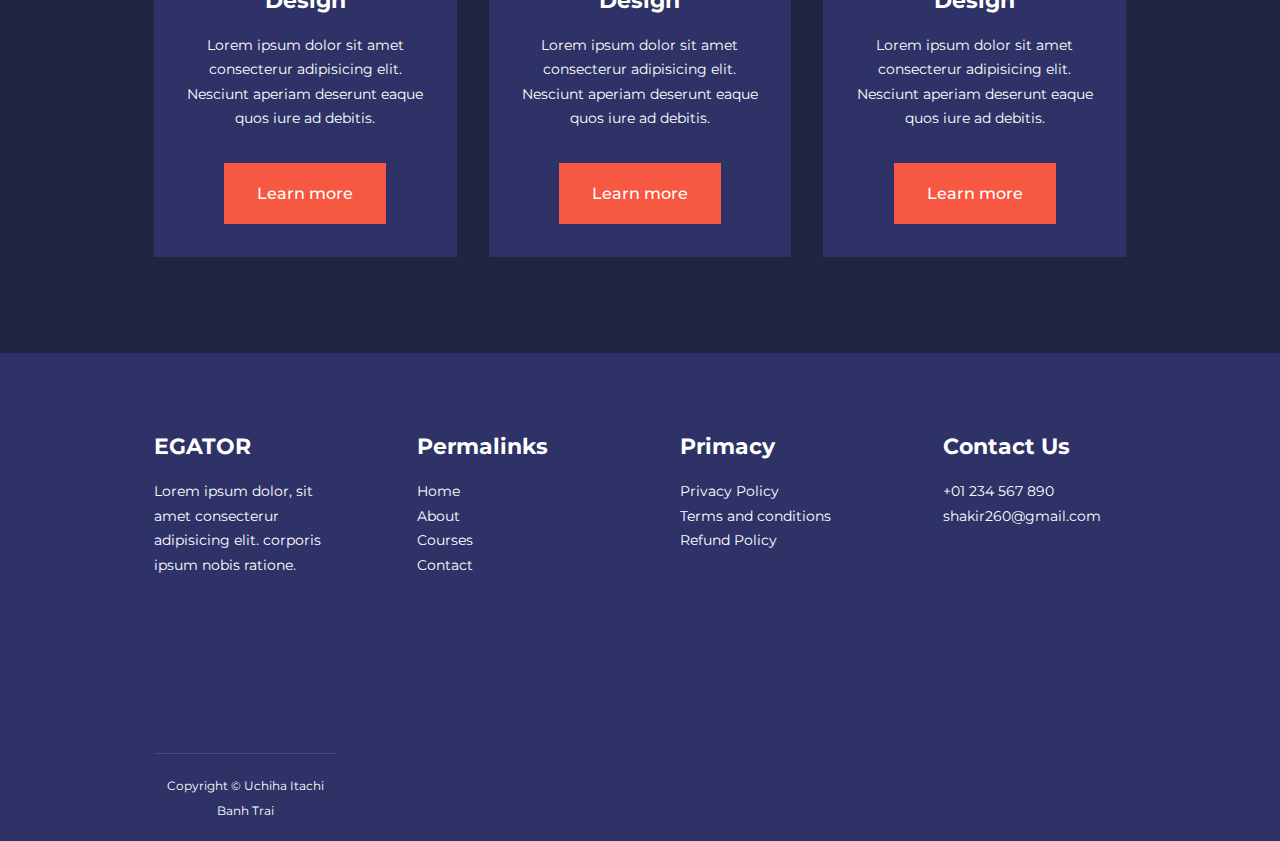
<file: responsive multipage/course.html>
<!DOCTYPE html>
<html lang="en">

<head>
    <meta charset="UTF-8">
    <meta http-equiv="X-UA-Compatible" content="IE=edge">
    <meta name="viewport" content="width=device-width, initial-scale=1.0">
    <title>Responsive Multipage</title>
    <link rel="stylesheet" href="./css/style.css">
    <style>
        .courses {
            margin-top: 1rem;
        }
    </style>

    <!--iconscount-->
    <link rel="stylesheet" href="https://unicons.iconscout.com/release/v4.0.0/css/line.css">
    <!--Font Montserat-->
    <link rel="preconnect" href="https://fonts.googleapis.com">
    <link rel="preconnect" href="https://fonts.gstatic.com" crossorigin>
    <link
        href="https://fonts.googleapis.com/css2?family=Montserrat:wght@300;400;500;600;700;800&family=Poppins:wght@300;400;500;600;700&display=swap"
        rel="stylesheet">
    <!--Swiperjs-->
    <link rel="stylesheet" href="https://cdn.jsdelivr.net/npm/swiper@9/swiper-bundle.min.css"/>
</head>

<body>
    <nav>
        <div class="container nav__container">
            <a href="index.html">
                <h4>EGATOR</h4>
            </a>
            <ul class="nav__menu">
                <li><a href="index.html">Home</a></li>
                <li><a href="about.html">About</a></li>
                <li><a href="course.html">Course</a></li>
                <li><a href="contact.html">Contact</a></li>
            </ul>
            <button id="open-menu-btn"><i class="uil uil-bars"></i></button>
            <button id="close-menu-btn"><i class="uil uil-multiply"></i></button>
        </div>
    </nav>








    
    <section class="courses">
        <h2>Our Popular Courses</h2>
        <div class="container courses__container">
            <!--1-->
            <article class="course">
                <div class="course__image">
                    <img src="./images/course1.jpg">
                </div>
                <div class="course__info">
                    <h4>Responsive Admin Dashboard UI Design</h4>
                    <p>Lorem ipsum dolor sit amet consecterur adipisicing elit. Nesciunt aperiam
                        deserunt eaque quos iure ad debitis.
                    </p>
                    <a href="course.html" class="btn btn-primary">Learn more</a>
                </div>
            </article>
            <!--2-->
            <article class="course">
                <div class="course__image">
                    <img src="./images/course2.jpg">
                </div>
                <div class="course__info">
                    <h4>Responsive Admin Dashboard UI Design</h4>
                    <p>Lorem ipsum dolor sit amet consecterur adipisicing elit. Nesciunt aperiam
                        deserunt eaque quos iure ad debitis.
                    </p>
                    <a href="course.html" class="btn btn-primary">Learn more</a>
                </div>
            </article>
            <!--3-->
            <article class="course">
                <div class="course__image">
                    <img src="./images/course3.jpg">
                </div>
                <div class="course__info">
                    <h4>Responsive Admin Dashboard UI Design</h4>
                    <p>Lorem ipsum dolor sit amet consecterur adipisicing elit. Nesciunt aperiam
                        deserunt eaque quos iure ad debitis.
                    </p>
                    <a href="course.html" class="btn btn-primary">Learn more</a>
                </div>
            </article>

            <article class="course">
                <div class="course__image">
                    <img src="./images/course3.jpg">
                </div>
                <div class="course__info">
                    <h4>Responsive Admin Dashboard UI Design</h4>
                    <p>Lorem ipsum dolor sit amet consecterur adipisicing elit. Nesciunt aperiam
                        deserunt eaque quos iure ad debitis.
                    </p>
                    <a href="course.html" class="btn btn-primary">Learn more</a>
                </div>
            </article>

            <article class="course">
                <div class="course__image">
                    <img src="./images/course3.jpg">
                </div>
                <div class="course__info">
                    <h4>Responsive Admin Dashboard UI Design</h4>
                    <p>Lorem ipsum dolor sit amet consecterur adipisicing elit. Nesciunt aperiam
                        deserunt eaque quos iure ad debitis.
                    </p>
                    <a href="course.html" class="btn btn-primary">Learn more</a>
                </div>
            </article>

            <article class="course">
                <div class="course__image">
                    <img src="./images/course3.jpg">
                </div>
                <div class="course__info">
                    <h4>Responsive Admin Dashboard UI Design</h4>
                    <p>Lorem ipsum dolor sit amet consecterur adipisicing elit. Nesciunt aperiam
                        deserunt eaque quos iure ad debitis.
                    </p>
                    <a href="course.html" class="btn btn-primary">Learn more</a>
                </div>
            </article>

            <article class="course">
                <div class="course__image">
                    <img src="./images/course3.jpg">
                </div>
                <div class="course__info">
                    <h4>Responsive Admin Dashboard UI Design</h4>
                    <p>Lorem ipsum dolor sit amet consecterur adipisicing elit. Nesciunt aperiam
                        deserunt eaque quos iure ad debitis.
                    </p>
                    <a href="course.html" class="btn btn-primary">Learn more</a>
                </div>
            </article>

            <article class="course">
                <div class="course__image">
                    <img src="./images/course3.jpg">
                </div>
                <div class="course__info">
                    <h4>Responsive Admin Dashboard UI Design</h4>
                    <p>Lorem ipsum dolor sit amet consecterur adipisicing elit. Nesciunt aperiam
                        deserunt eaque quos iure ad debitis.
                    </p>
                    <a href="course.html" class="btn btn-primary">Learn more</a>
                </div>
            </article>

            <article class="course">
                <div class="course__image">
                    <img src="./images/course3.jpg">
                </div>
                <div class="course__info">
                    <h4>Responsive Admin Dashboard UI Design</h4>
                    <p>Lorem ipsum dolor sit amet consecterur adipisicing elit. Nesciunt aperiam
                        deserunt eaque quos iure ad debitis.
                    </p>
                    <a href="course.html" class="btn btn-primary">Learn more</a>
                </div>
            </article>
        </div>
    </section>

        







    
    <footer class="footer">
        <div class="container footer__container">
            <div class="footer__1">
                <a href="index.html" class="footer__logo"><h4>EGATOR</h4></a>
                <p>
                    Lorem ipsum dolor, sit amet consecterur adipisicing elit. corporis ipsum nobis ratione.
                </p>
            </div>

            <div class="footer__2">
                <h4>Permalinks</h4>
                <ul class="permalinks">
                    <li><a href="index.html">Home</a></li>
                    <li><a href="about.html">About</a></li>
                    <li><a href="course.html">Courses</a></li>
                    <li><a href="contact.html">Contact</a></li>
                </ul>
            </div>

            <div class="footer__3">
                <h4>Primacy</h4>
                <ul class="Primacy">
                    <li><a href="#">Privacy Policy</a></li>
                    <li><a href="#">Terms and conditions</a></li>
                    <li><a href="#">Refund Policy</a></li>
                </ul>
            </div>

            <div class="footer__4">
                <h4>Contact Us</h4>
                <div>
                    <p>+01 234 567 890</p>
                    <p>shakir260@gmail.com</p>
                </div>

                <ul class="footer__socials">
                    <li><a href="#"><i class="uil uil-facebook-f"></i></a></li>
                    <li><a href="#"><i class="uil uil-instagram-alt"></i></a></li>
                    <li><a href="#"><i class="uil uil-twitter"></i></a></li>
                    <li><a href="#"><i class="uil uil-linkedin-alt"></i></a></li>
                </ul>
            </div>

            <div class="footer__copyright">
                <small>Copyright &copy; Uchiha Itachi Banh Trai</small>
            </div>
        </div>
    </footer>


<script src="https://cdn.jsdelivr.net/npm/swiper@9/swiper-bundle.min.js"></script>
<script src="./main.js"></script>

<script>
    var swiper = new Swiper(".mySwiper", {
      slidesPerView: 1,
      spaceBetween: 30,
      pagination: {
        el: ".swiper-pagination",
        clickable: true,
      },

      //when window width=>600px
      breakpoints: {
        600: {
            slidesPerView: 2,
        }
      }
    });
</script>
</body>

</html>
</file>
<file: responsive multipage/css/style.css>
*{
    margin: 0;
    padding: 0;
    outline: 0;
    border: 0;
    text-decoration: none;
    list-style: none;
    box-sizing: border-box;
}

:root {
    --color-primary: #6c63ff;
    --color-success: #00bf8e;
    --color-warning: #f7c94b;
    --color-danger: #f75842;
    --color-danger-variant: rgba(247,88,66,0.4) ;
    --color-white: #fff;
    --color-light: rgba(255,255,255,0.7);
    --color-black: #000;
    --color-bg: #1f2641;
    --color-bg1: #2e3267;
    --color-bg2: #424890;

    --container-width-lg: 76%;
    --container-width-md: 90%;
    --container-width-sm:94%;

    --transition: all 400ms ease;
}

body{
    font-family: 'Montserrat', sans-serif;
    line-height: 1.7;
    color: var(--color-white);
    background: var(--color-bg);
}

.container {
    width: var(--container-width-lg);
    margin: 0 auto;
}

section {
    padding: 6rem 0;
}

section h2 {
    text-align: center;
    margin-bottom: 4rem;
}

h1, h2, h3, h4, h5 {
    line-height: 1.2;
}

h1 {
    font-size: 2.4rem;
}

h2 {
    font-size: 2rem;
}

h3 {
    font-size: 1.6rem;
}

h4 {
    font-size: 1.4rem;
}

a {
    color: var(--color-white);
}

img {
    width: 100%;
    display: block;
    object-fit: cover;
}

.btn {
    display: inline-block;
    background: var(--color-white);
    color: var(--color-black);
    padding: 1rem 2rem;
    border:1px solid transparent;
    font-weight: 500;
    transition: var(--transition);
}

.btn:hover {
    background: transparent;
    color: var(--color-white);
    border-color:var(--color-white) ;
}

.btn-primary {
    background: var(--color-danger);
    color: var(--color-white);
}

/*======Navbar=====*/

nav {
    background: transparent;
    width: 100vw;
    height: 5rem;
    position: fixed;
    top: 0;
    z-index: 11;
}

.window-scroll {
    background: var(--color-primary);
    box-shadow: 0 1rem 2rem rgba(0,0,0,0.2);

}

.nav__container {
    height: 100%;
    display: flex;
    justify-content: space-between;
    align-items: center;
}

nav button {
    display: none;
}

.nav__menu {
    display: flex;
    align-items: center;
    gap: 4rem;
}

.nav__menu a {
    font-size: 0.9rem;
    transition: var(--transition);
}

.nav__menu a:hover {
    color: var(--color-bg2);
}

/*======Header======*/

header {
    position: relative;
    top: 5rem;
    overflow: hidden;
    height: 70vh;
    margin-bottom: 5rem;
}

.header__container {
    display: grid;
    grid-template-columns: 1fr 1fr;
    align-items: center;
    gap: 5rem;
    height: 100%;
}

.header__left p {
    margin: 1rem 0 2.4rem;
}

/*=====Category========*/

.categories {
    background: var(--color-bg1);
    height: 29rem;
}

.categories h1 {
    line-height: 1;
    margin-bottom: 3rem;
}

.categories__container {
    display: grid;
    grid-template-columns: 40% 60%;
}

.categories__left {
    margin-right: 4rem;
}

.categories__left p {
    margin:1rem 0 3rem;
}

.categories__right {
    display: grid;
    grid-template-columns: repeat(3,1fr);
    gap:1.2rem;
}

.category {
    background: var(--color-bg2);
    padding: 2rem;
    border-radius: 2rem;
    transition: var(--transition);
}

.category:hover {
    box-shadow: 0 3rem 3rem rgba(0,0,0,0.3);
    z-index: 1;
}

.category:nth-child(2) .category__icon {
    background: var(--color-danger);
}

.category:nth-child(3) .category__icon {
    background: var(--color-success);
}

.category:nth-child(4) .category__icon {
    background: var(--color-warning);
}

.category:nth-child(5) .category__icon {
    background: var(--color-success);
}

.category__icon {
    background: var(--color-primary);
    padding: 0.7rem;
    border-radius: 0.9rem;
}

.category h5 {
    margin: 2rem 0 1rem;
}

.category p {
    font-size: 0.85rem;
}
/*===============Course================*/
.courses {
    margin-top: 10rem;
}

.courses__container {
    display: grid;
    grid-template-columns: repeat(3, 1fr);
    gap: 2rem;
}

.course {
    background: var(--color-bg1);
    text-align: center;
    border: 1px solid transparent;
    transition: var(--transition);
}

.course:hover {
    background: transparent;
    border-color: var(--color-primary);
}

.course__info  {
    padding: 2rem;
}

.course__info p {
    margin:  1.2rem 0 2rem;
    font-size: 0.9rem;
}

/*===================Faqs===============*/
.faqs {
    background: var(--color-bg1);
    box-shadow: inset 0 0 3rem rgba(0,0,0,0.5);
}
.faqs__container {
    display: grid;
    grid-template-columns:1fr 1fr ;
    gap: 1rem;
}

.faq {
    padding: 2rem;
    display: flex;
    align-items: center;
    gap: 1.4rem;
    height: fit-content;
    background: var(--color-primary);
    cursor: pointer;
}

.faq h4 {
    font-size: 1rem;
    line-height: 2.2;    
}

.faq__icon {
    align-self: flex-start;
    font-size: 1.2rem;
}

.faq p {
    margin-top: 0.8rem ;
    display: none;
}

.faq.open p {
    display: block;
}

/*===================Testimonials===============*/

.testimonials__container {
    overflow-x: hidden;
    position: relative;
    margin-bottom: 5rem;
}

.testimonial {
    padding-top: 2rem;
}

.avatar {
    width: 6rem;
    height: 6rem;
    border-radius: 50%;
    overflow: hidden;
    margin: 0 auto 1rem;
    border:1rem solid var(--color-bg1);
}

.testimonial__info {
    text-align: center;
}

.testimonial__body {
    background: var(--color-primary);
    padding: 2rem;
    margin-top: 3rem;
    position: relative;
}

.testimonial__body::before {
    content: "";
    display: block;
    background: linear-gradient(
        135deg,
        transparent,
        var(--color-primary),
        var(--color-primary),
        var(--color-primary)
    );
    width: 3rem;
    height: 3rem;
    position: absolute;
    left: 50%;
    top: -1.5rem;
    transform: rotate(45deg);
}

/* =================Footer================= */

footer {
    background: var(--color-bg1);
    padding-top: 5rem;
    font-size: 0.9rem;
}

.footer__container {
    display: grid;
    grid-template-columns: repeat(4,1fr);
    gap: 5rem;
}

.footer__container > div h4 {
    margin-bottom: 1.2rem;
}

.footer__1 p {
    margin: 0 0 2rem;
}

.footer ul li a:hover {
    text-decoration: underline;
}

.footer__socials {
    display: flex;
    gap: 1rem;
    font-size: 1.2rem;
    margin-top: 2rem;
}

.footer__copyright {
    text-align: center;
    margin-top: 4rem;
    padding: 1.2rem 0;
    border-top: 1px solid var(--color-bg2);
}

/* ============MEdia Query ====================*/

@media screen and (max-width:1024px) {
    .container{
        width: var(--container-width-md);
    }

    h1 {
        font-size: 2.2rem;
    }

    h2 {
        font-size: 1.7rem;
    }
    
    h3 {
        font-size: 1.4rem;
    }

    h4 {
        font-size: 1.2rem;
    }

    /* navbar */

    nav button {
        display: inline-block;
        background: transparent;
        font-size: 1.8rem;
        color: var(--color-white);
        cursor: pointer;
    }

    nav button#close-menu-btn {
        display: none;
    }
    
    .nav__menu {
        position: fixed;
        top: 5rem;
        right: 5%;
        height: fit-content;
        width: 18rem;
        flex-direction: column;
        gap: 0;
        display: none;
    }

    .nav__menu li {
        width: 100%;
        height: 5.8rem;
        animation: animateNavItems 400ms linear forwards;
        transform-origin: top right;
        opacity: 0;
    }

    .nav__menu li:nth-child(2) {
        animation-delay: 200ms ;
    }

    .nav__menu li:nth-child(3) {
        animation-delay: 400ms ;
    }

    .nav__menu li:nth-child(4) {
        animation-delay: 600ms ;
    }

    @keyframes animateNavItems {
        0% {
            transform: rotateZ(-90deg) rotateX(90deg) scale(0.1);
        }

        100% {
            transform: rotateZ(0) rotateX(0) scale(1);
            opacity: 1;
        }
    }

    .nav__menu li a {
        background: var(--color-primary);
        box-shadow: -4rem 6rem 10rem rgba(0,0,0,0.6);
        width: 100%;
        height: 100%;
        display: grid;
        place-items: center;
    }

    .nav__menu li a:hover {
        background: var(--color-bg2);
        color: var(--color-white);
    }

    /* end navbar */

    header {
        height: 52vh;
        margin-bottom: 4rem;
    }

    .header__container {
        gap:0;
        padding-bottom: 3rem;
    }

    .categories {
        height: auto;
    }

    .categories__container {
        grid-template-columns: 1fr;
        gap: 3rem;
    }

    .categories__left {
        margin-right: 0;
    }

    /* popular  */

    .courses {
        margin-top: 0;
    }

    .courses__container{
        grid-template-columns: 1fr 1fr;
    }

    /* Faqs */

    .faqs__container {
        grid-template-columns: 1fr;
    }

    .faq {
        padding: 1.5rem;
    }

    /* footer */
    .footer__container {
        grid-template-columns: 1fr 1fr;
    }

}

@media screen and (max-width:600px) {
    .container {
        width: var(--container-width-sm);
    }
    

    .nav__menu {
        right: 3%;
    }

    header {
        height: 100vh;
    }
    

    .header__container {
        grid-template-columns: 1fr;
        text-align: center;
        margin-top: 0;
    }

    .header__left p {
        margin-bottom: 1.3rem;
    }

    .categories__right {
        grid-template-columns: 1fr 1fr;
        gap: 0.7rem;
    }

    .category {
        padding: 1rem;
        border-radius: 4px;
        display: inline-block;
    }

    .courses__container {
        grid-template-columns: 1fr;
    }

    .testimonial__body {
        padding: 1.2rem;
    }

    .footer__container {
        grid-template-columns: 1fr;
        text-align: center;
        gap: 2rem;
    }

    .footer__1 p {
        margin: 1rem auto;
    }

    .footer__socials {
        justify-content: center;
    }
}
</file>
<file: responsive multipage/css/about.css>
/* Achievement */
.about__achievements {
    margin-top: 3rem;
}

.about__achievements-container {
    display: grid;
    grid-template-columns: 40% 60%;
    gap: 5rem;
}

.about__achievements-right > p {
    margin: 1.6rem 0 2.5rem;
}

.achievements__cards {
    display: grid;
    grid-template-columns: repeat(3, 1fr);
    gap: 1.5rem;
}

.achievement__card {
    background: var(--color-bg1);
    padding: 1.6rem;
    border-radius: 1rem;
    text-align: center;
    transition: var(--transition);
}

.achievement__card:hover {
    background: var(--color-bg2);
    box-shadow: 0 3rem 3rem rgba( 0 , 0 , 0 , 0.3);
}

.achievement__icon {
    background: #f75842;
    padding: 0.6rem;
    border-radius: 1rem;
    display: inline-block;
    margin-bottom: 2rem;
    font-size: 2rem;
}

.achievement__card:nth-child(2)  
.achievement__icon {
    background: #00bf8e;
}

.achievement__card:nth-child(3) 
.achievement__icon {
    background: #6c63ff;
}

.achievement__card p {
    margin-top: 1rem;
}

/* team */

.team {
    background: var(--color-bg1);
    box-shadow: inset 0 0 3rem rgba( 0 , 0 , 0 , 0.5);
}

.team__container {
    display: grid;
    grid-template-columns: repeat(4, 1fr);
    gap: 2rem;
}

.team__member {
    background: var(--color-bg2);
    padding: 2rem;
    border: 1px solid transparent;
    position: relative;
    overflow: hidden;
}

.team__member:hover {
    background: transparent;
    border-color:var(--color-primary) ;
}

.team__member-image img {
    filter: saturate(0);
}

.team__member:hover img {
    filter: saturate(1);
}

.team__member-info * {
    text-align: center;
    margin-top: 1.4rem;
}

.team__member-info p {
    color: var(--light);
}

.team__member-socials {
    position: absolute;
    top: 50%;
    transform: translateY(-50%);
    right: -100%;
    display: flex;
    flex-direction: column;
    background: var(--color-primary);
    border-radius: 1rem 0 0 1rem;
    box-shadow: -2rem 0 2rem rgba( 0 , 0 , 0 , 0.3);
    transition: var(--transition);
}

.team__member:hover 
.team__member-socials {
    right: 0;
}

.team__member-socials a {
    padding: 1rem;
}

/* media queries */
@media screen and (max-width:1024px) {
    .about__achievements {
        margin-top: 2rem;
    }
    .about__achievements-container {
        grid-template-columns: 1fr;
        gap: 4rem;
    }
    .about__achievements-left {
        width: 80%;
        margin: 0 auto;
    }
    .team__container {
        grid-template-columns: repeat(3,1fr);
        gap: 1.5rem;
    }
    .team__member{
        padding: 1rem;
    
    }
}

/* media mobile */
@media screen and (max-width:1024px) {
    .achievements__cards {
        grid-template-columns: 1fr 1fr;
        gap: 0.7rem;
    }
    .team__container {
        grid-template-columns: 1fr 1fr;
        gap: 0.7rem;
    }
    .team__member {
        padding: 0;
    }
    .team__member p {
        margin-bottom: 1.5rem;
    }
}
</file>
<file: responsive multipage/css/contact.css>
.contact__container {
    background: var(--color-bg1);
    padding: 4rem;
    display: grid;
    grid-template-columns: 40% 60%;
    gap: 4rem;
    height: 30rem;
    margin: 7rem auto ;
    border-radius: 1rem;
}


.contact__aside {
    background: var(--color-primary);
    padding: 3rem;
    border-radius: 1rem;
    position: relative;
    bottom: 10rem;
}

.aside__imgae {
    width: 12rem;
}

.contact__aside h2 {
    text-align: left;
    margin-bottom: 1rem;
}

.contact__aside p {
    font-size: 0.9rem;
    margin-bottom: 2rem;
}

.contact__details li {
    display: flex;
    gap: 1rem;
    align-items: center;
    margin-bottom: 1rem;
}
.contact__socials {
    display: flex;
    gap:0.8rem ;
    margin-top: 3rem;
}
.contact__socials a {
    background: var(--color-bg2);
    padding: 0.5rem;
    border-radius: 50%;
    font-size: 0.9rem;
    transition: var(--transition);
}
.contact__socials a:hover {
    background: transparent;
}

.contact__form {
    display: flex;
    flex-direction: column;
    gap: 1.2rem;
    margin-right: 4rem;
}

.form__name {
    display: flex;
    gap: 1.2rem;
}

.contact__form input[type="text"] {
    width: 50%;
}

input,
textarea {
    width: 100%;
    padding: 1rem;
    background: var(--color-bg);
    color: var(--color-white);
}

.contact__form .btn {
    width: max-content;
    margin-top: 1rem;
    cursor: pointer;
}


@media screen and (max-width:1024px) {
    .contact {
        /*padding-bottom:0;*/
    }
    .contact__container {
        gap:  1.5rem;
        margin-top: 3rem;
        height: auto;
        padding: 1.5rem;
    }
    .contact__aside {
        width: auto;
        padding: 1.2rem;
        bottom: 0;
    }

    .contact__form {
        align-self: center;
        margin-right: 1.5rem;
    }
}


@media screen and (max-width:600px) {
        .contact__container{
            grid-template-columns: 1fr;
            gap: 3rem;
            margin-top: 0;
            padding: 0;
        }
        .contact__form {
            margin: 0 1.5rem 3rem;
        }
        .form__name {
            flex-direction: column;
        }
        .form__name input[type="text"] {
            width:100%
        }
}
</file>
